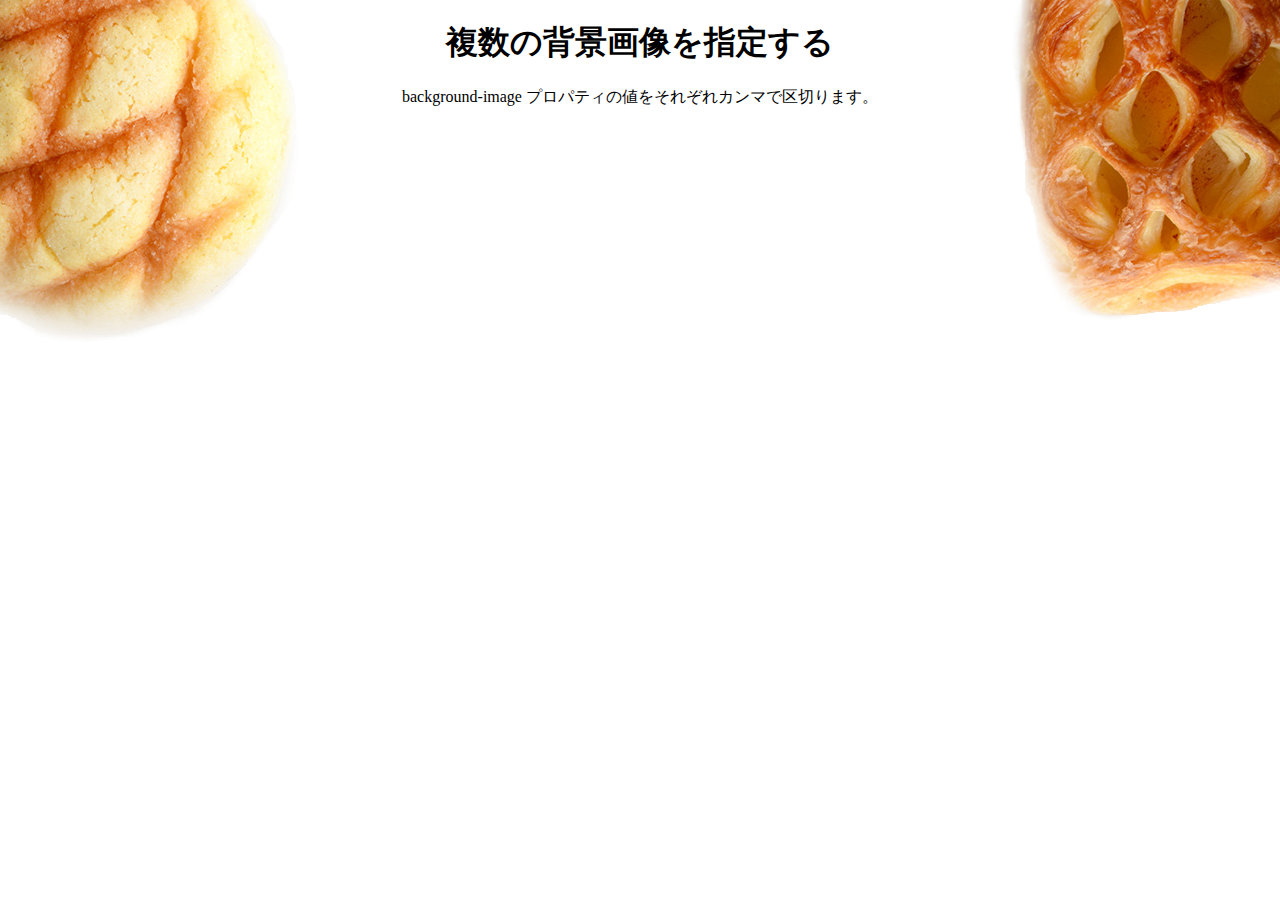
<file: 2_HTML-CSS-Webdesign/chapter2/03-demo1/index.html>
<!DOCTYPE html>
<html lang="ja">
    <head>
        <meta charset="utf-8">
        <title>複数の背景画像を指定する</title>

    <!-- CSS -->
        <link href="style.css" rel="stylesheet">
    </head>

	<body>
        <h1>複数の背景画像を指定する</h1>
        <p>background-image プロパティの値をそれぞれカンマで区切ります。</p>
	</body>
</html>
</file>
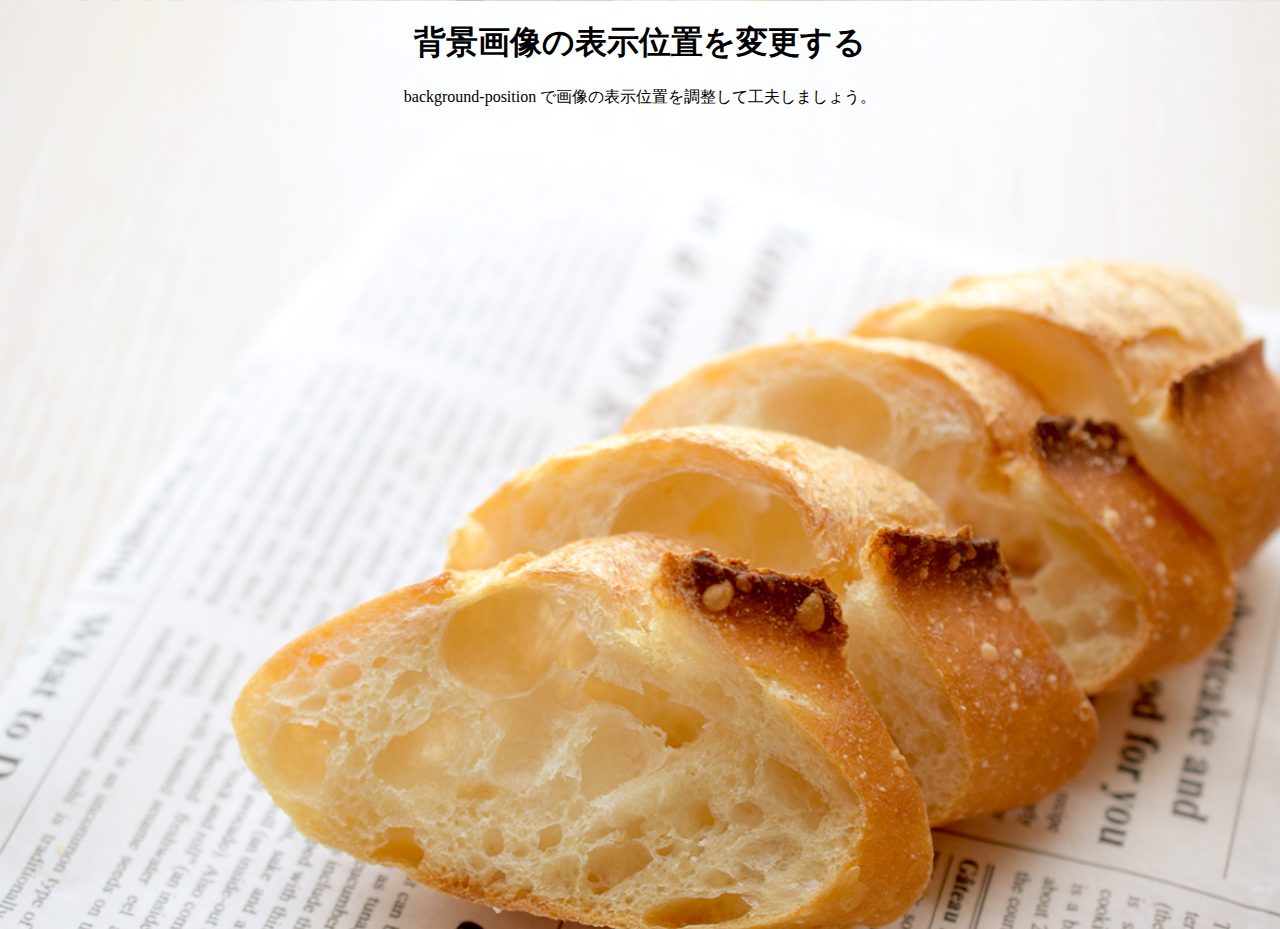
<file: 2_HTML-CSS-Webdesign/chapter2/03-demo2/index.html>
<!DOCTYPE html>
<html lang="ja">
    <head>
        <meta charset="utf-8">
        <title>背景画像の表示位置を変更する</title>
        <meta name="viewport" content="width=device-width, initial-scale=1">

    <!-- CSS -->
        <link href="style.css" rel="stylesheet">
    </head>

	<body>
        <h1>背景画像の表示位置を変更する</h1>
        <p>background-position で画像の表示位置を調整して工夫しましょう。</p>
	</body>
</html>
</file>
<file: 2_HTML-CSS-Webdesign/chapter2/03-demo1/style.css>
body {
  background-image: url(images/bg1.png), url(images/bg2.png),
    url(images/bg3.png), url(images/bg4.png);
  background-position: left top, right top;
  background-repeat: no-repeat;
  text-align: center;
}
</file>
<file: 2_HTML-CSS-Webdesign/chapter2/03-demo2/style.css>
body {
  background-image: url(images/bg.jpg);
  background-size: cover;
  background-position: center;
  text-align: center;
  height: 100vh;
}
</file>
